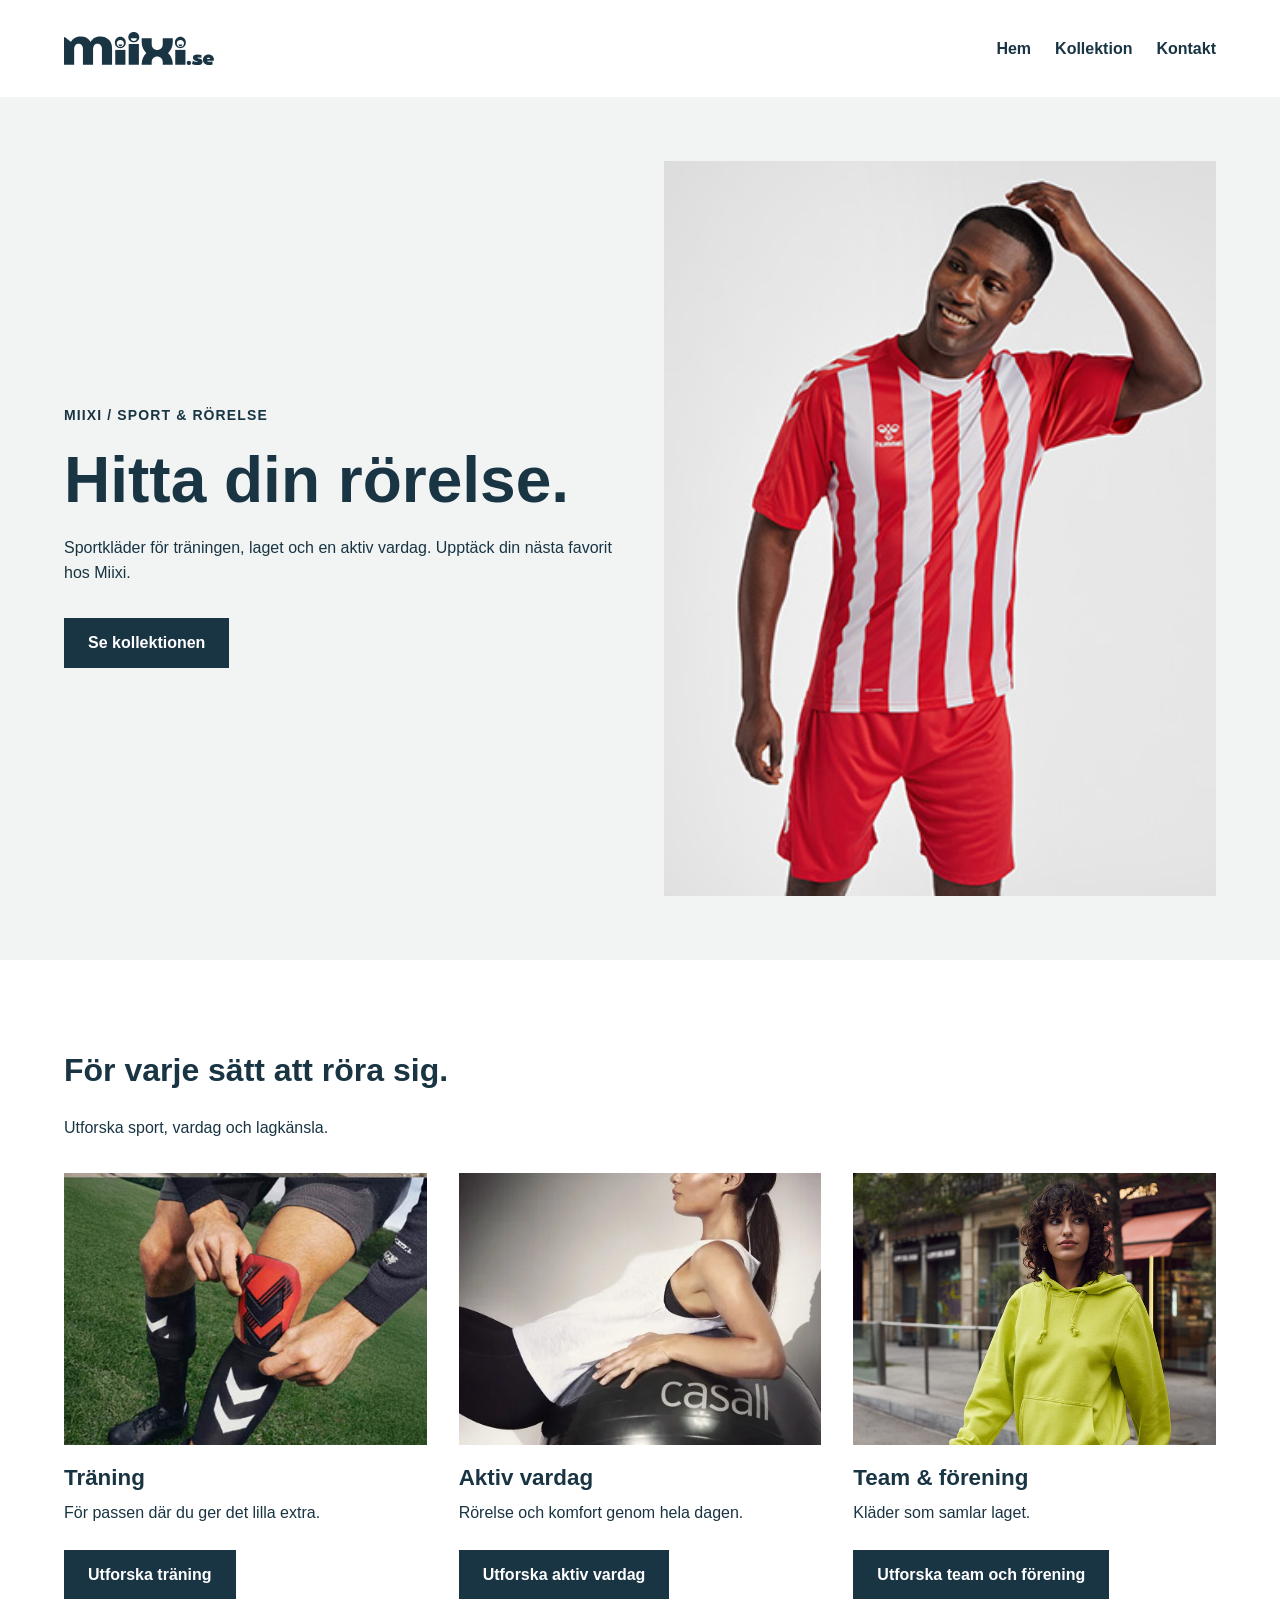
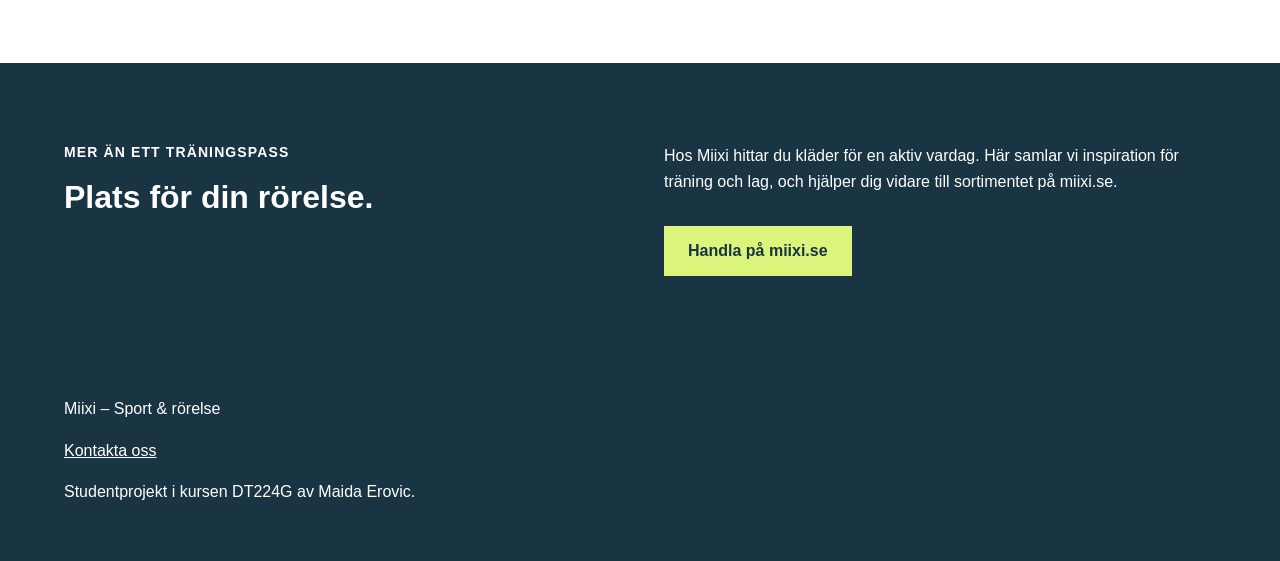
<file: index.html>
<!DOCTYPE html>
<html lang="sv">

<head>
    <meta charset="UTF-8">
    <meta name="viewport" content="width=device-width, initial-scale=1.0">
    <meta name="description"
        content="Upptäck sportkläder för träning, lag och en aktiv vardag hos Miixi.">
    <title>Miixi | Sportkläder</title>
    <link rel="stylesheet" href="css/styles.css">
    <link rel="icon" type="image/svg+xml" href="images/miixi-logo.svg">
    <script src="js/main.js" defer></script>
</head>

<body>
    <!-- Sidhuvud med mobilmeny och navigation. -->
    <header>
        <a href="index.html" aria-label="Miixi – startsida">
            <img src="images/miixi-logo.svg"
                alt="Miixi"
                width="150"
                height="33">
        </a>

        <button class="menu-toggle"
            type="button"
            aria-controls="site-nav"
            aria-expanded="false"
            hidden>
            <span class="menu-icon" aria-hidden="true">☰</span>
            <span class="menu-label">Öppna meny</span>
        </button>

        <nav id="site-nav" aria-label="Huvudnavigation">
            <ul>
                <li><a href="index.html">Hem</a></li>
                <li><a href="kollektion.html">Kollektion</a></li>
                <li><a href="kontakt.html">Kontakt</a></li>
            </ul>
        </nav>
    </header>

    <main>
        <!-- Introduktion med text och bild. -->
        <section class="hero" aria-labelledby="intro-heading">
            <div class="hero-content">
                <p class="eyebrow">Miixi / Sport &amp; rörelse</p>
                <h1 id="intro-heading">Hitta din rörelse.</h1>
                <p>
                    Sportkläder för träningen, laget och en aktiv vardag.
                    Upptäck din nästa favorit hos Miixi.
                </p>
                <a class="button" href="kollektion.html">
                    Se kollektionen
                </a>
            </div>

            <img class="hero-image"
                src="images/hero-sport.jpg"
                alt="Person i en rödvit träningströja"
                width="680">
        </section>

        <!-- Presentation av webbplatsens kategorier. -->
        <section aria-labelledby="categories-heading">
            <h2 id="categories-heading">För varje sätt att röra sig.</h2>
            <p>Utforska sport, vardag och lagkänsla.</p>

            <div class="category-grid">
                <article>
                    <img src="images/traning.jpg"
                        alt="Fotbollsspelare som justerar sin utrustning"
                        width="420"
                        loading="lazy">
                    <h3>Träning</h3>
                    <p>För passen där du ger det lilla extra.</p>
                    <a class="button" href="kollektion.html#traning">
                        Utforska träning
                    </a>
                </article>

                <article>
                    <img src="images/vardag.jpg"
                        alt="Kvinna i träningskläder från Casall"
                        width="420"
                        loading="lazy">
                    <h3>Aktiv vardag</h3>
                    <p>Rörelse och komfort genom hela dagen.</p>
                    <a class="button" href="kollektion.html#vardag">
                        Utforska aktiv vardag
                    </a>
                </article>

                <article>
                    <img src="images/team.jpg"
                        alt="Person i en limegrön huvtröja"
                        width="420"
                        loading="lazy">
                    <h3>Team &amp; förening</h3>
                    <p>Kläder som samlar laget.</p>
                    <a class="button" href="kollektion.html#team">
                        Utforska team och förening
                    </a>
                </article>
            </div>
        </section>

        <!-- Presentation av verksamheten och länk till webbshoppen. -->
        <section class="about" aria-labelledby="about-heading">
            <div>
                <p class="eyebrow">Mer än ett träningspass</p>
                <h2 id="about-heading">Plats för din rörelse.</h2>
            </div>

            <div>
                <p>
                    Hos Miixi hittar du kläder för en aktiv vardag.
                    Här samlar vi inspiration för träning och lag,
                    och hjälper dig vidare till sortimentet på miixi.se.
                </p>
                <a class="button" href="https://miixi.se/">
                    Handla på miixi.se
                </a>
            </div>
        </section>
    </main>

    <footer>
        <p>Miixi – Sport &amp; rörelse</p>
        <a href="kontakt.html">Kontakta oss</a>
        <p>Studentprojekt i kursen DT224G av Maida Erovic.</p>
    </footer>
</body>

</html>
</file>
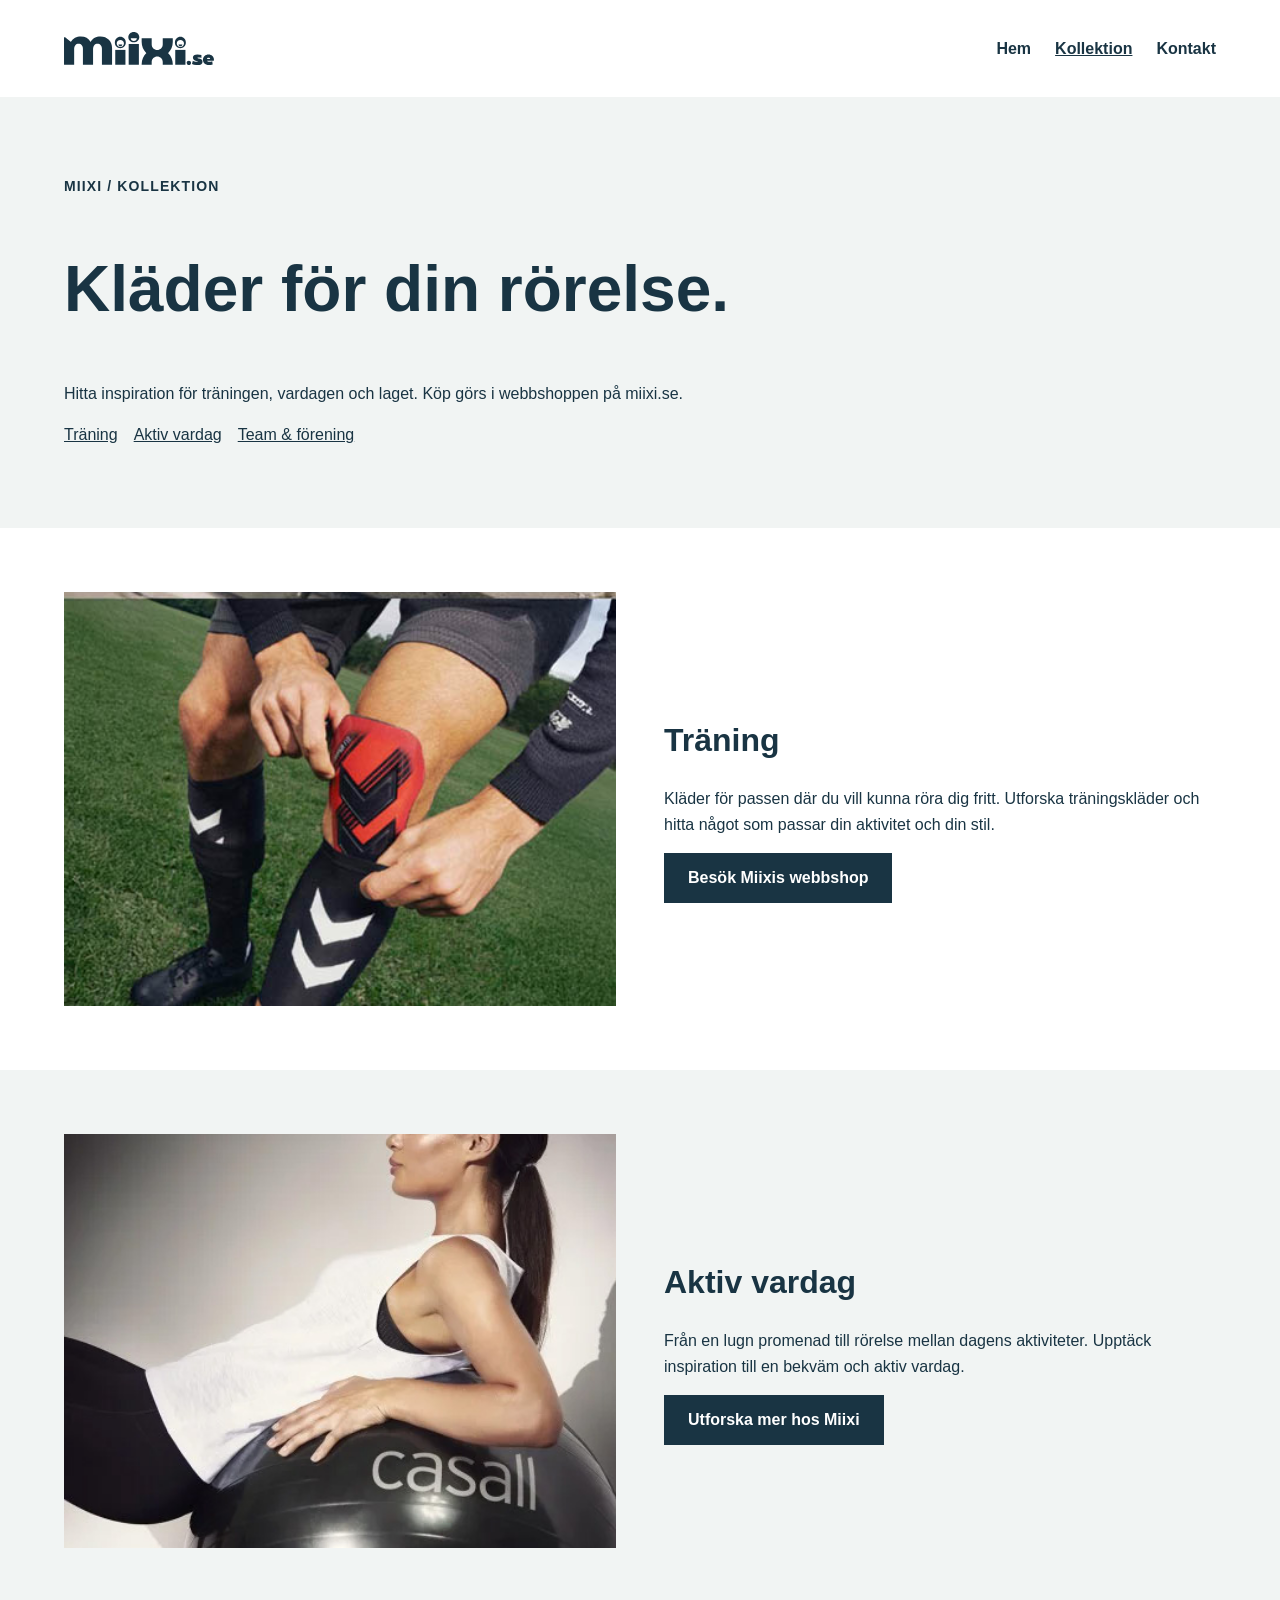
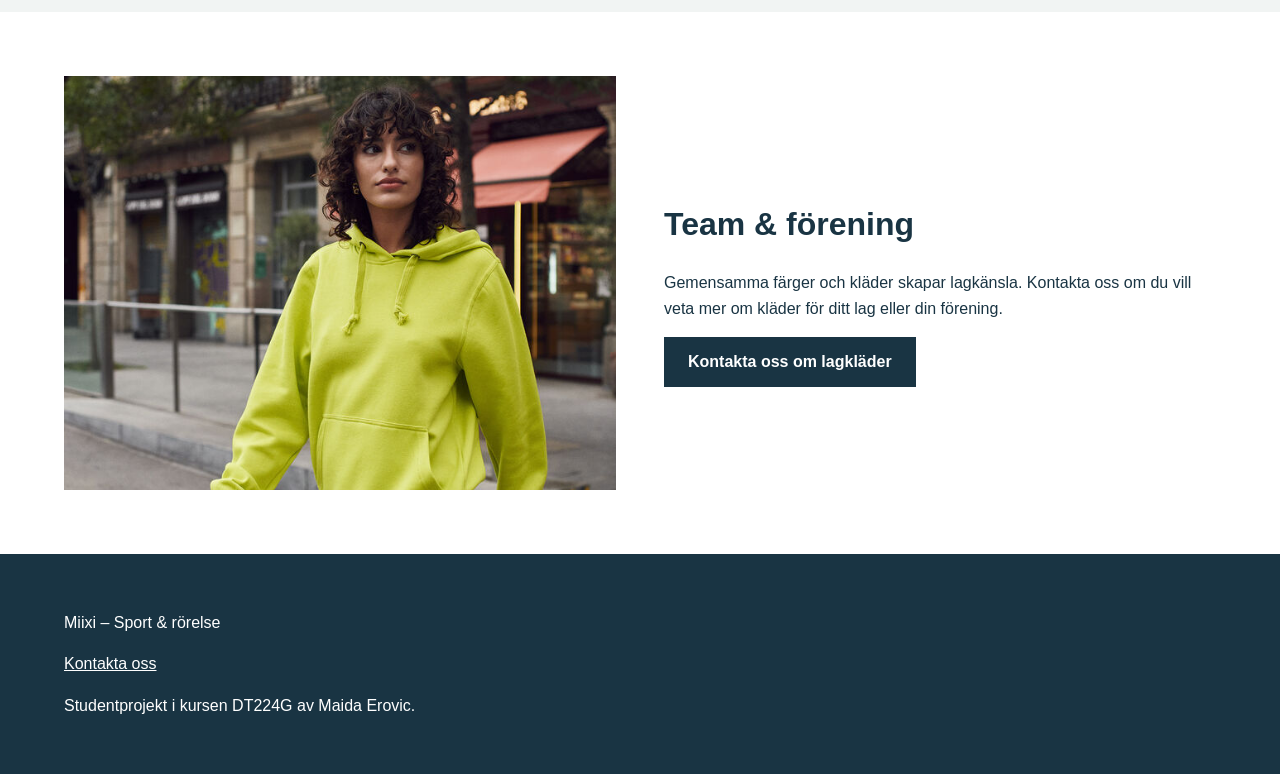
<file: kollektion.html>
<!DOCTYPE html>
<html lang="sv">

<head>
    <meta charset="UTF-8">
    <meta name="viewport" content="width=device-width, initial-scale=1.0">
    <meta name="description"
        content="Utforska kläder för träning, en aktiv vardag och föreningsliv hos Miixi.">
    <title>Kollektion | Miixi</title>
    <link rel="stylesheet" href="css/styles.css">
    <link rel="icon" type="image/svg+xml" href="images/miixi-logo.svg">
    <script src="js/main.js" defer></script>
</head>

<body>
    <!-- Sidhuvud med mobilmeny och navigation. -->
    <header>
        <a href="index.html" aria-label="Miixi – startsida">
            <img src="images/miixi-logo.svg"
                alt="Miixi"
                width="150"
                height="33">
        </a>

        <button class="menu-toggle"
            type="button"
            aria-controls="site-nav"
            aria-expanded="false"
            hidden>
            <span class="menu-icon" aria-hidden="true">☰</span>
            <span class="menu-label">Öppna meny</span>
        </button>

        <nav id="site-nav" aria-label="Huvudnavigation">
            <ul>
                <li><a href="index.html">Hem</a></li>
                <li><a href="kollektion.html" aria-current="page">Kollektion</a></li>
                <li><a href="kontakt.html">Kontakt</a></li>
            </ul>
        </nav>
    </header>

    <main>
        <!-- Introduktion till kollektionen. -->
        <section class="page-intro" aria-labelledby="collection-heading">
            <p class="eyebrow">Miixi / Kollektion</p>
            <h1 id="collection-heading">Kläder för din rörelse.</h1>
            <p>
                Hitta inspiration för träningen, vardagen och laget.
                Köp görs i webbshoppen på miixi.se.
            </p>

            <ul class="category-links">
                <li><a href="#traning">Träning</a></li>
                <li><a href="#vardag">Aktiv vardag</a></li>
                <li><a href="#team">Team &amp; förening</a></li>
            </ul>
        </section>

        <!-- ID gör det möjligt att länka direkt till kategorin. -->
        <section id="traning"
            class="collection-section"
            aria-labelledby="training-heading">

            <img src="images/traning.jpg"
                alt="Fotbollsspelare som justerar sin utrustning"
                width="600">

            <div>
                <h2 id="training-heading">Träning</h2>
                <p>
                    Kläder för passen där du vill kunna röra dig fritt.
                    Utforska träningskläder och hitta något som passar
                    din aktivitet och din stil.
                </p>
                <a class="button" href="https://miixi.se/">
                    Besök Miixis webbshop
                </a>
            </div>
        </section>

        <section id="vardag"
            class="collection-section"
            aria-labelledby="everyday-heading">

            <img src="images/vardag.jpg"
                alt="Kvinna i träningskläder från Casall"
                width="600"
                loading="lazy">

            <div>
                <h2 id="everyday-heading">Aktiv vardag</h2>
                <p>
                    Från en lugn promenad till rörelse mellan dagens
                    aktiviteter. Upptäck inspiration till en bekväm
                    och aktiv vardag.
                </p>
                <a class="button" href="https://miixi.se/">
                    Utforska mer hos Miixi
                </a>
            </div>
        </section>

        <section id="team"
            class="collection-section"
            aria-labelledby="team-heading">

            <img src="images/team.jpg"
                alt="Person i en limegrön huvtröja"
                width="600"
                loading="lazy">

            <div>
                <h2 id="team-heading">Team &amp; förening</h2>
                <p>
                    Gemensamma färger och kläder skapar lagkänsla.
                    Kontakta oss om du vill veta mer om kläder
                    för ditt lag eller din förening.
                </p>
                <a class="button" href="kontakt.html">
                    Kontakta oss om lagkläder
                </a>
            </div>
        </section>
    </main>

    <footer>
        <p>Miixi – Sport &amp; rörelse</p>
        <a href="kontakt.html">Kontakta oss</a>
        <p>Studentprojekt i kursen DT224G av Maida Erovic.</p>
    </footer>
</body>

</html>
</file>
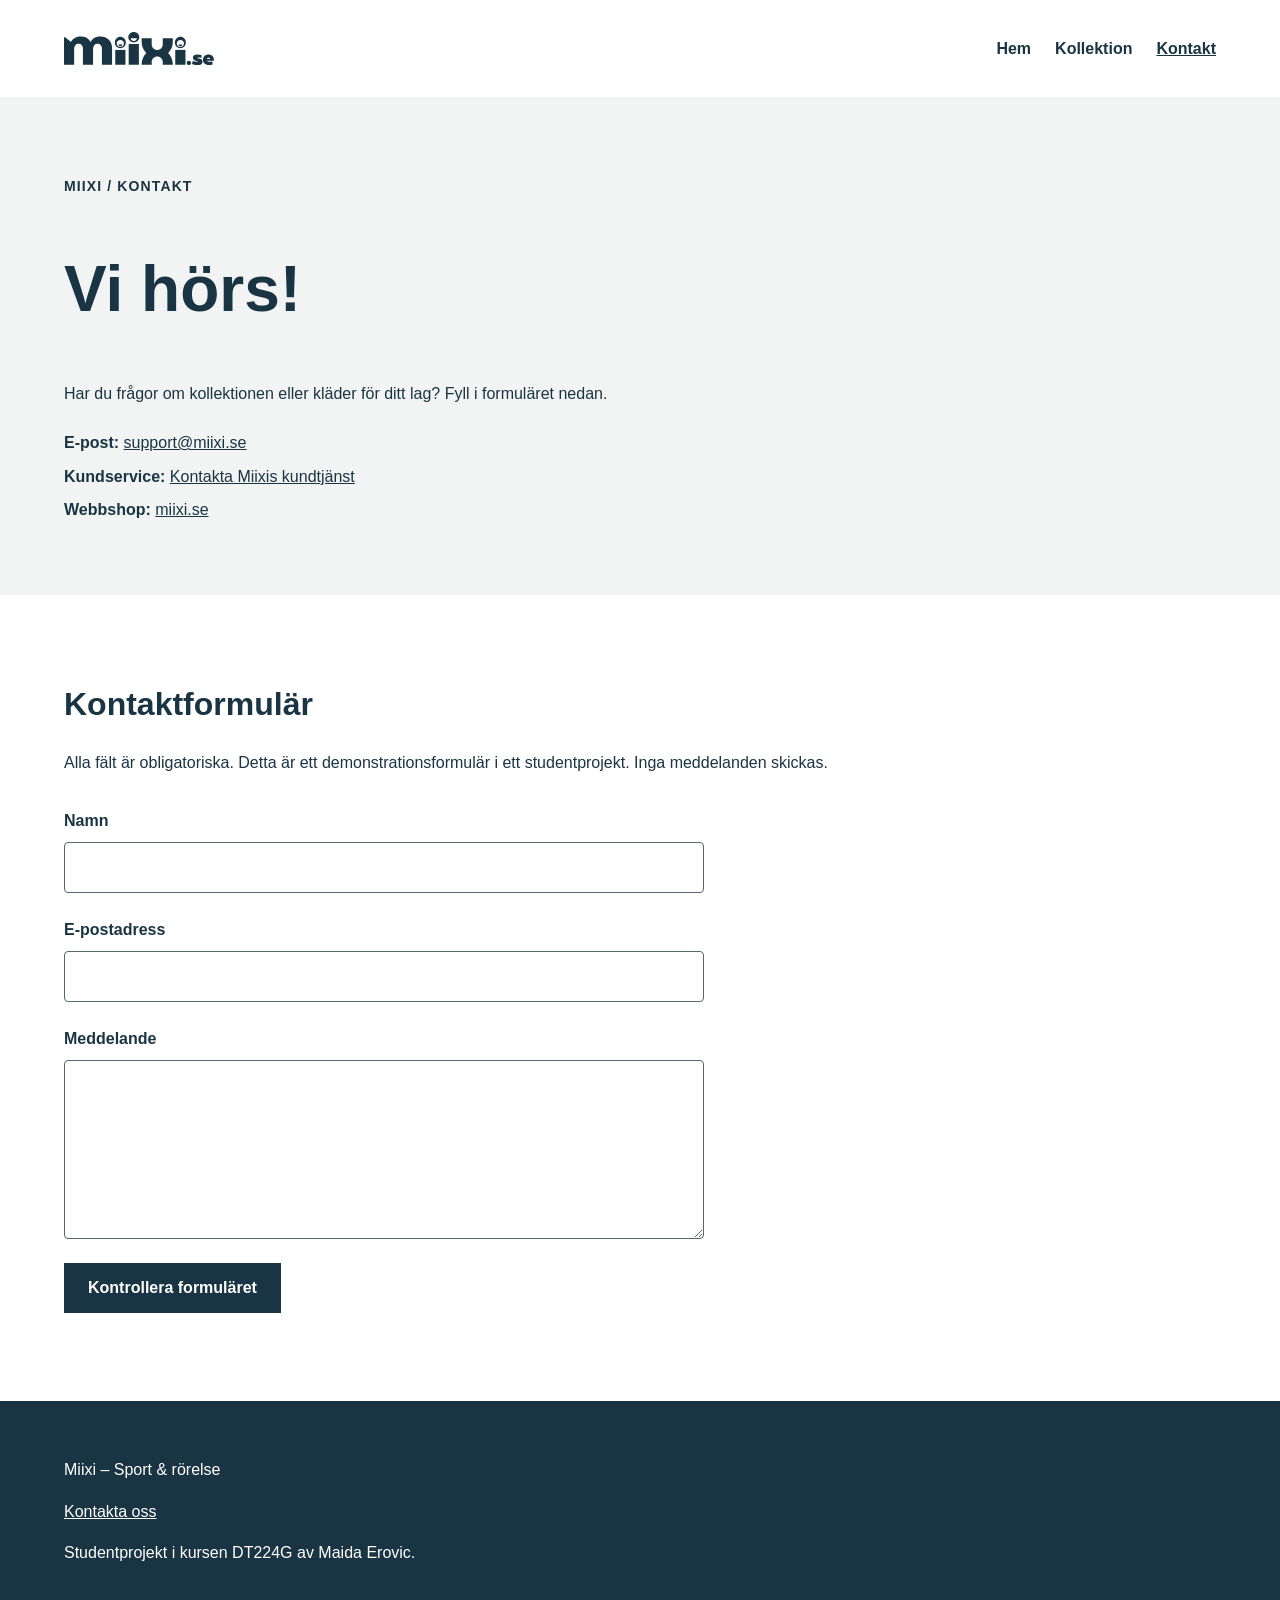
<file: kontakt.html>
<!DOCTYPE html>
<html lang="sv">

<head>
    <meta charset="UTF-8">
    <meta name="viewport" content="width=device-width, initial-scale=1.0">
    <meta name="description"
        content="Kontakta Miixi om sportkläder, kollektionen eller kläder för ditt lag.">
    <title>Kontakt | Miixi</title>
    <link rel="stylesheet" href="css/styles.css">
    <link rel="icon" type="image/svg+xml" href="images/miixi-logo.svg">
    <script src="js/main.js" defer></script>
</head>

<body>
    <!-- Sidhuvud med mobilmeny och navigation. -->
    <header>
        <a href="index.html" aria-label="Miixi – startsida">
            <img src="images/miixi-logo.svg"
                alt="Miixi"
                width="150"
                height="33">
        </a>

        <button class="menu-toggle"
            type="button"
            aria-controls="site-nav"
            aria-expanded="false"
            hidden>
            <span class="menu-icon" aria-hidden="true">☰</span>
            <span class="menu-label">Öppna meny</span>
        </button>

        <nav id="site-nav" aria-label="Huvudnavigation">
            <ul>
                <li><a href="index.html">Hem</a></li>
                <li><a href="kollektion.html">Kollektion</a></li>
                <li><a href="kontakt.html" aria-current="page">Kontakt</a></li>
            </ul>
        </nav>
    </header>

    <main>
        <section class="page-intro" aria-labelledby="contact-heading">
            <p class="eyebrow">Miixi / Kontakt</p>
            <h1 id="contact-heading">Vi hörs!</h1>
            <p>
                Har du frågor om kollektionen eller kläder för ditt lag?
                Fyll i formuläret nedan.
            </p>
            <address class="contact-details">
                <p>
                    <strong>E-post:</strong>
                    <a href="mailto:support@miixi.se">support@miixi.se</a>
                </p>
                <p>
                    <strong>Kundservice:</strong>
                    <a href="https://miixi.se/kontakta-oss/">
                        Kontakta Miixis kundtjänst
                    </a>
                </p>
                <p>
                    <strong>Webbshop:</strong>
                    <a href="https://miixi.se/">miixi.se</a>
                </p>
            </address>
        </section>

        <section aria-labelledby="form-heading">
            <h2 id="form-heading">Kontaktformulär</h2>
            <p id="form-info">
                Alla fält är obligatoriska. Detta är ett demonstrationsformulär
                i ett studentprojekt. Inga meddelanden skickas.
            </p>

            <!-- JavaScript aktiverar egen validering när skriptet laddats. -->
            <form id="contact-form" aria-describedby="form-info">
                <div class="form-field">
                    <label for="name">Namn</label>
                    <input type="text"
                        id="name"
                        name="name"
                        autocomplete="name"
                        aria-describedby="name-error"
                        required>
                    <p class="field-error" id="name-error"></p>
                </div>

                <div class="form-field">
                    <label for="email">E-postadress</label>
                    <input type="email"
                        id="email"
                        name="email"
                        autocomplete="email"
                        aria-describedby="email-error"
                        required>
                    <p class="field-error" id="email-error"></p>
                </div>

                <div class="form-field">
                    <label for="message">Meddelande</label>
                    <textarea id="message"
                        name="message"
                        rows="6"
                        aria-describedby="message-error"
                        required></textarea>
                    <p class="field-error" id="message-error"></p>
                </div>

                <button class="button" type="submit">
                    Kontrollera formuläret
                </button>

                <p id="form-status" role="status"></p>
            </form>

            <noscript>
                <p>Aktivera JavaScript för att använda demonstrationsformuläret.</p>
            </noscript>
        </section>
    </main>

    <footer>
        <p>Miixi – Sport &amp; rörelse</p>
        <a href="kontakt.html">Kontakta oss</a>
        <p>Studentprojekt i kursen DT224G av Maida Erovic.</p>
    </footer>
</body>

</html>
</file>
<file: css/styles.css>
/* Grundinställningar för hela webbplatsen. */
* {
    box-sizing: border-box;
}

body {
    margin: 0;
    font-family: Arial, sans-serif;
    color: #193443;
    background-color: #ffffff;
    line-height: 1.6;
}

/* Bilder anpassas till tillgängligt utrymme. */
img {
    display: block;
    max-width: 100%;
    height: auto;
}

a {
    color: inherit;
}

a:focus-visible {
    outline: 3px solid #193443;
    outline-offset: 4px;
}

/* Rubriker. */
h1,
h2,
h3 {
    line-height: 1.2;
    overflow-wrap: break-word;
}

h1 {
    font-size: 2.5rem;
}

h2 {
    font-size: 2rem;
}

h3 {
    font-size: 1.4rem;
}

/* Sidhuvud och navigation. */
header {
    display: flex;
    flex-wrap: wrap;
    justify-content: space-between;
    align-items: center;
    gap: 24px;
    padding: 24px;
}

nav ul {
    display: flex;
    flex-wrap: wrap;
    gap: 24px;
    margin: 0;
    padding: 0;
    list-style: none;
}

nav a {
    text-decoration: none;
    font-weight: bold;
}

nav a:hover,
nav a[aria-current="page"] {
    text-decoration: underline;
}

/* Gemensamma avstånd för huvudsektionerna. */
main > section {
    padding: 40px 24px;
}

.eyebrow {
    font-size: 0.875rem;
    font-weight: bold;
    text-transform: uppercase;
    letter-spacing: 0.08em;
}

/* Länkar som utformas som knappar. */
.button {
    display: inline-block;
    padding: 12px 24px;
    color: #ffffff;
    background-color: #193443;
    text-decoration: none;
    font-weight: bold;
}

.button:hover {
    background-color: #2c5060;
}

/* Introduktion på startsidan. */
.hero {
    display: grid;
    grid-template-columns: minmax(0, 1fr);
    align-items: center;
    gap: 32px;
    background-color: #f1f4f3;
}

.hero-content h1 {
    margin: 16px 0;
}

.hero-content .button {
    margin-top: 16px;
}

.hero-image {
    width: 100%;
}

/* Kategorikort på startsidan. */
.category-grid {
    display: grid;
    grid-template-columns: minmax(0, 1fr);
    gap: 32px;
    margin-top: 32px;
}

.category-grid article {
    display: flex;
    flex-direction: column;
    align-items: flex-start;
    min-width: 0;
}

.category-grid img {
    width: 100%;
    aspect-ratio: 4 / 3;
    object-fit: cover;
}

.category-grid h3 {
    margin: 20px 0 8px;
}

.category-grid p {
    margin: 0 0 24px;
}

.category-grid .button {
    margin-top: auto;
}

/* Presentation av verksamheten. */
.about {
    display: grid;
    grid-template-columns: minmax(0, 1fr);
    gap: 24px;
    color: #ffffff;
    background-color: #193443;
}

.about h2 {
    margin-top: 12px;
}

.about .button {
    margin-top: 16px;
    color: #193443;
    background-color: #dbf47b;
}

.about .button:hover {
    background-color: #c9e568;
}

/* Sidfot och fokusmarkering på mörk bakgrund. */
footer {
    padding: 32px 24px;
    color: #ffffff;
    background-color: #193443;
}

.about a:focus-visible,
footer a:focus-visible {
    outline-color: #dbf47b;
}

/* Introduktion till kollektionssidan. */
.page-intro {
    background-color: #f1f4f3;
}

.category-links {
    display: flex;
    flex-wrap: wrap;
    gap: 16px;
    padding: 0;
    list-style: none;
}

/* Kategorier på kollektionssidan. */
.collection-section {
    display: grid;
    grid-template-columns: minmax(0, 1fr);
    align-items: center;
    gap: 32px;
    scroll-margin-top: 24px;
}

.collection-section img {
    width: 100%;
    aspect-ratio: 4 / 3;
    object-fit: cover;
}

.collection-section:nth-of-type(odd) {
    background-color: #f1f4f3;
}

/* Större avstånd på surfplattor och desktop. */
@media (min-width: 768px) {
    header {
        padding: 32px 64px;
    }

    main > section {
        padding: 64px;
    }

    h1 {
        font-size: 4rem;
    }

    footer {
        padding: 40px 64px;
    }
}

/* Flera kolumner på desktop. */
@media (min-width: 900px) {
    .hero,
    .about,
    .collection-section {
        grid-template-columns: repeat(2, minmax(0, 1fr));
        gap: 48px;
    }

    .category-grid {
        grid-template-columns: repeat(3, minmax(0, 1fr));
    }
}

/* Kontaktformulär. */
#contact-form {
    max-width: 640px;
    margin-top: 32px;
}

.form-field {
    margin-bottom: 24px;
}

.form-field label {
    display: block;
    margin-bottom: 8px;
    font-weight: bold;
}

.form-field input,
.form-field textarea {
    display: block;
    width: 100%;
    padding: 12px;
    border: 1px solid #56676d;
    border-radius: 4px;
    font: inherit;
    color: #193443;
    background-color: #ffffff;
}

.form-field textarea {
    resize: vertical;
}

.form-field input:focus-visible,
.form-field textarea:focus-visible {
    outline: 3px solid #193443;
    outline-offset: 3px;
}

/* Fel visas både med text och en markerad kant. */
.form-field [aria-invalid="true"] {
    border: 2px solid #a51d26;
}

.field-error {
    margin: 8px 0 0;
    color: #a51d26;
    font-weight: bold;
}

.field-error:empty {
    display: none;
}

button.button {
    border: none;
    font: inherit;
    font-weight: bold;
    cursor: pointer;
}

button.button:focus-visible {
    outline: 3px solid #193443;
    outline-offset: 4px;
}

#form-status {
    margin-top: 24px;
    font-weight: bold;
}

/* Mobilmenyn aktiveras med JavaScript. */
.menu-toggle {
    display: none;
    align-items: center;
    gap: 8px;
    min-height: 44px;
    padding: 8px 12px;
    border: 1px solid #193443;
    border-radius: 4px;
    color: #193443;
    background-color: #ffffff;
    font: inherit;
    font-weight: bold;
    cursor: pointer;
}

.menu-icon {
    font-size: 1.5rem;
    line-height: 1;
}

.menu-toggle:focus-visible {
    outline: 3px solid #193443;
    outline-offset: 4px;
}

/* Dolda kontroller och länkar ska inte visas eller kunna få fokus. */
.menu-toggle[hidden],
#site-nav[hidden] {
    display: none;
}

@media (max-width: 767px) {
    .menu-toggle:not([hidden]) {
        display: inline-flex;
    }

    #site-nav {
        flex-basis: 100%;
    }

    #site-nav ul {
        flex-direction: column;
        gap: 8px;
    }

    #site-nav a {
        display: block;
        padding: 12px 0;
    }
}

/* Verksamhetens kontaktuppgifter. */
.contact-details {
    margin-top: 24px;
    font-style: normal;
}

.contact-details p {
    margin: 8px 0;
}

/* Kompakt sidhuvud på mobil. */
@media (max-width: 767px) {
    header {
        gap: 12px;
        padding: 20px 16px;
    }

    header > a {
        flex-shrink: 0;
    }

    header > a img {
        width: 110px;
    }

    .menu-toggle {
        padding: 8px;
        font-size: 0.875rem;
    }
}
</file>
